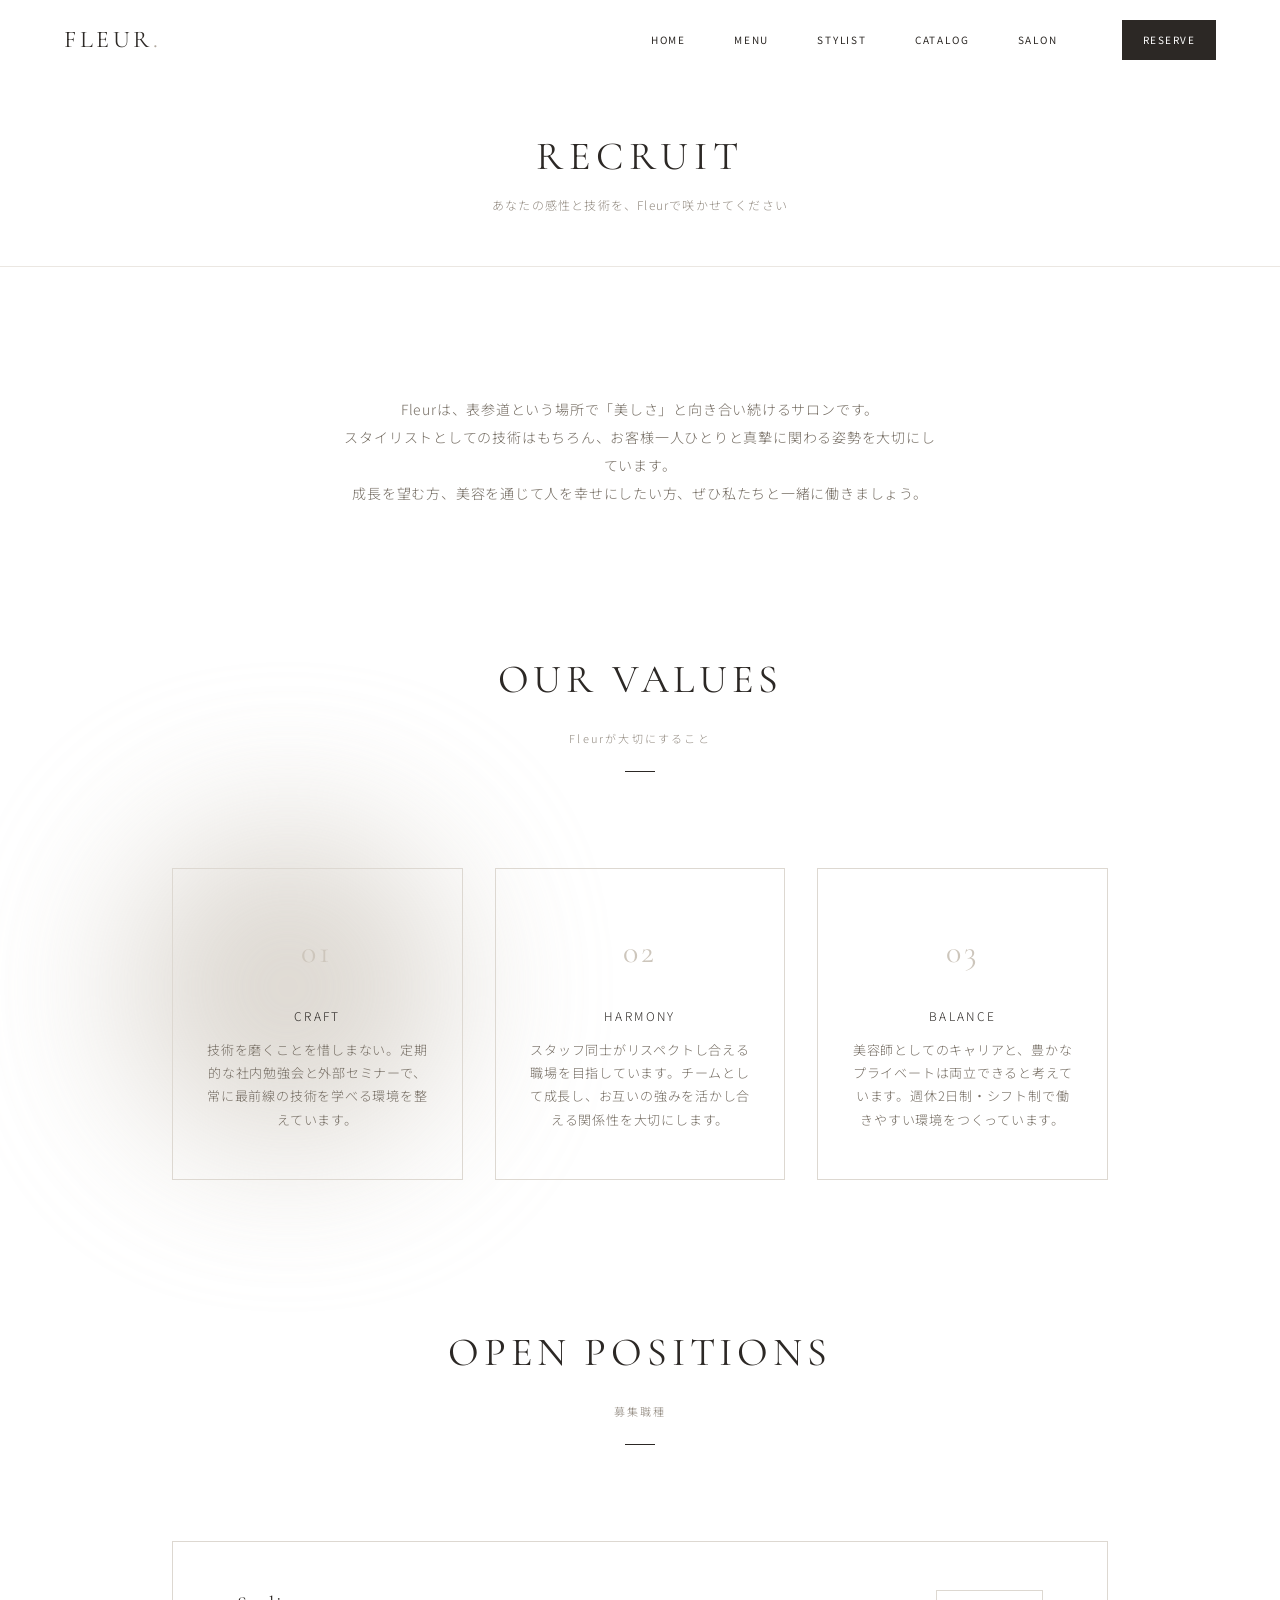
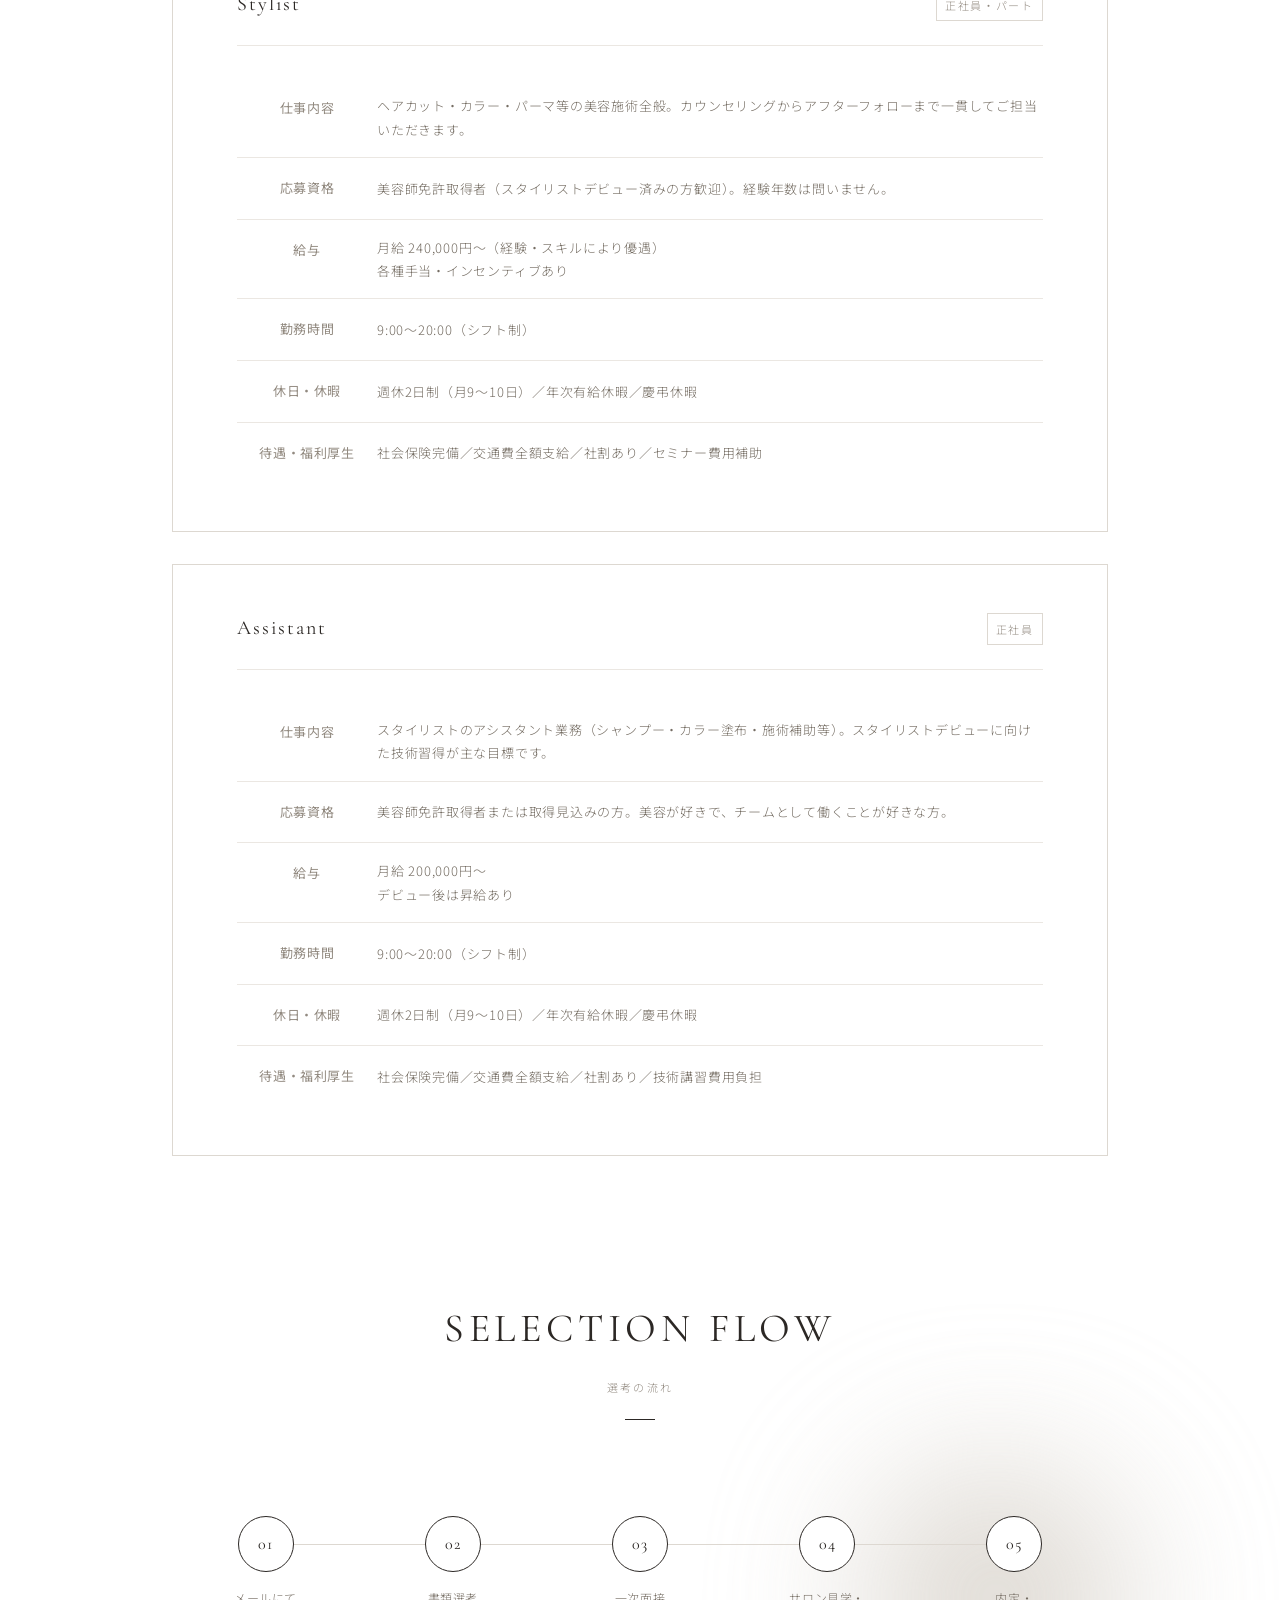
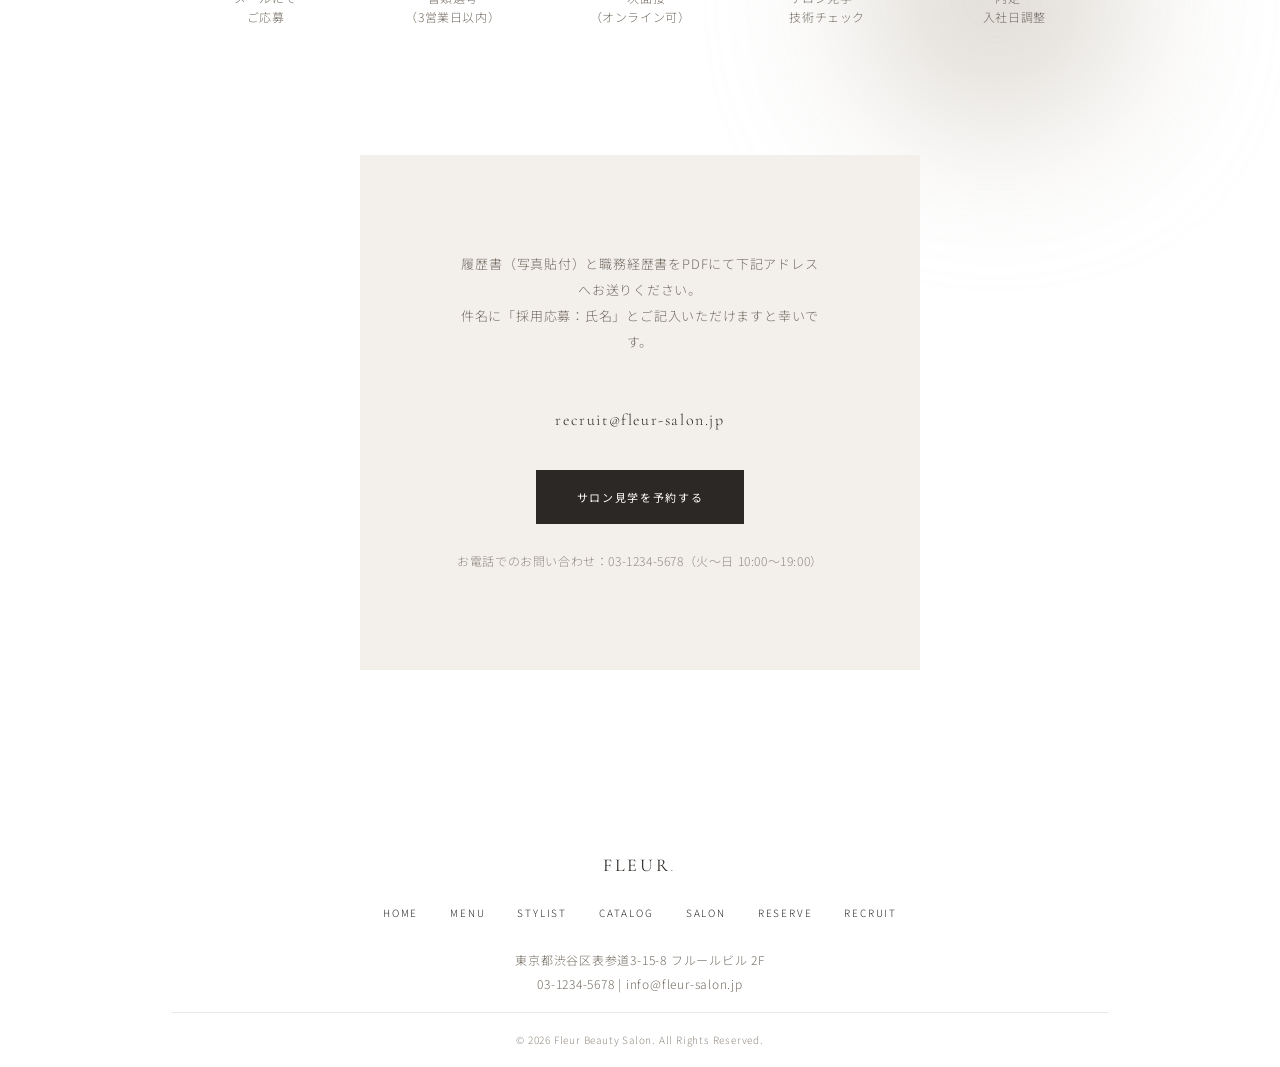
<file: html/recruit.html>
<!DOCTYPE html>
<html lang="ja">
<head>
  <meta charset="UTF-8">
  <meta name="viewport" content="width=device-width, initial-scale=1.0">
  <title>採用・求人情報 | Fleur Beauty Salon 表参道</title>
  <meta name="description" content="Fleur Beauty Salonの採用・求人情報。スタイリスト・アシスタント募集中。表参道のプライベートサロンで一緒に働きませんか。週休2日・社保完備・技術講習費補助あり。">
  <meta name="keywords" content="美容師 求人 表参道,美容室 採用 渋谷,スタイリスト 募集,アシスタント 求人 表参道">
  <link rel="canonical" href="https://fleur-salon.jp/recruit.html">
  <meta property="og:type" content="website">
  <meta property="og:title" content="採用・求人情報 | Fleur Beauty Salon 表参道">
  <meta property="og:description" content="スタイリスト・アシスタント募集中。週休2日・社保完備・技術講習費補助あり。">
  <meta property="og:url" content="https://fleur-salon.jp/recruit.html">
  <meta property="og:image" content="https://fleur-salon.jp/images/fleur-beauty-salon-hero-1.webp">
  <meta property="og:site_name" content="Fleur Beauty Salon">
  <link rel="stylesheet" href="../css/style.css">
  <link rel="stylesheet" href="../css/responsive.css">
  <style>
    /* --- Recruit Page --- */
    .recruit-lead {
      max-width: 600px;
      margin: 0 auto var(--space-5xl);
      text-align: center;
    }
    .recruit-lead__text {
      font-size: 0.875rem;
      line-height: 2;
      color: var(--color-text-light);
    }

    .recruit-values {
      display: grid;
      grid-template-columns: repeat(3, 1fr);
      gap: var(--space-xl);
      margin-bottom: var(--space-5xl);
    }
    .recruit-value {
      text-align: center;
      padding: var(--space-2xl) var(--space-xl);
      border: 1px solid var(--color-border);
    }
    .recruit-value__num {
      font-family: var(--font-display);
      font-size: 2rem;
      font-weight: 400;
      letter-spacing: 0.1em;
      color: var(--gray-300);
      margin-bottom: var(--space-md);
    }
    .recruit-value__title {
      font-size: 0.75rem;
      letter-spacing: 0.2em;
      text-transform: uppercase;
      margin-bottom: var(--space-sm);
    }
    .recruit-value__text {
      font-size: 0.8125rem;
      color: var(--color-text-light);
      line-height: 1.8;
    }

    .recruit-jobs {
      display: flex;
      flex-direction: column;
      gap: var(--space-xl);
      margin-bottom: var(--space-5xl);
    }
    .recruit-job {
      border: 1px solid var(--color-border);
      padding: var(--space-2xl) var(--space-3xl);
    }
    .recruit-job__header {
      display: flex;
      align-items: baseline;
      justify-content: space-between;
      margin-bottom: var(--space-xl);
      padding-bottom: var(--space-lg);
      border-bottom: 1px solid var(--gray-100);
    }
    .recruit-job__title {
      font-family: var(--font-display);
      font-size: 1.25rem;
      font-weight: 400;
      letter-spacing: 0.1em;
    }
    .recruit-job__badge {
      font-size: 0.6875rem;
      letter-spacing: 0.15em;
      text-transform: uppercase;
      color: var(--color-text-muted);
      border: 1px solid var(--color-border);
      padding: 0.25em 0.75em;
    }
    .recruit-job__table {
      width: 100%;
      border-collapse: collapse;
      font-size: 0.8125rem;
    }
    .recruit-job__table tr {
      border-bottom: 1px solid var(--gray-100);
    }
    .recruit-job__table tr:last-child {
      border-bottom: none;
    }
    .recruit-job__table th {
      width: 140px;
      padding: var(--space-md) 0;
      color: var(--color-text-muted);
      font-weight: 400;
      letter-spacing: 0.05em;
      vertical-align: top;
      white-space: nowrap;
    }
    .recruit-job__table td {
      padding: var(--space-md) 0;
      color: var(--color-text-light);
      line-height: 1.8;
    }

    .recruit-flow {
      display: grid;
      grid-template-columns: repeat(5, 1fr);
      gap: 0;
      margin-bottom: var(--space-5xl);
      position: relative;
    }
    .recruit-flow::before {
      content: '';
      position: absolute;
      top: 28px;
      left: 10%;
      right: 10%;
      height: 1px;
      background: var(--color-border);
      z-index: 0;
    }
    .recruit-flow__step {
      text-align: center;
      position: relative;
      z-index: 1;
    }
    .recruit-flow__num {
      width: 56px;
      height: 56px;
      border: 1px solid var(--color-text);
      border-radius: 50%;
      display: flex;
      align-items: center;
      justify-content: center;
      margin: 0 auto var(--space-md);
      font-family: var(--font-display);
      font-size: 1rem;
      font-weight: 400;
      background: var(--color-bg);
    }
    .recruit-flow__label {
      font-size: 0.75rem;
      letter-spacing: 0.05em;
      color: var(--color-text-light);
      line-height: 1.6;
    }

    .recruit-contact {
      max-width: 560px;
      margin: 0 auto;
      text-align: center;
      padding: var(--space-4xl);
      background: var(--color-bg-alt);
    }
    .recruit-contact__text {
      font-size: 0.8125rem;
      color: var(--color-text-light);
      line-height: 2;
      margin-bottom: var(--space-2xl);
    }
    .recruit-contact__email {
      font-family: var(--font-display);
      font-size: 1rem;
      letter-spacing: 0.1em;
      color: var(--color-text);
      display: block;
      margin-bottom: var(--space-xl);
      text-decoration: none;
    }
    .recruit-contact__email:hover {
      color: var(--gray-600);
    }
    .recruit-contact__note {
      font-size: 0.75rem;
      color: var(--color-text-muted);
      letter-spacing: 0.05em;
    }

    @media (max-width: 768px) {
      .recruit-values {
        grid-template-columns: 1fr;
        gap: var(--space-md);
      }
      .recruit-job {
        padding: var(--space-xl) var(--space-lg);
      }
      .recruit-job__header {
        flex-direction: column;
        gap: var(--space-sm);
      }
      .recruit-job__table th {
        width: 100px;
        font-size: 0.75rem;
      }
      .recruit-flow {
        grid-template-columns: 1fr;
        gap: var(--space-lg);
      }
      .recruit-flow::before {
        top: 0;
        bottom: 0;
        left: 27px;
        right: auto;
        width: 1px;
        height: auto;
      }
      .recruit-flow__step {
        display: flex;
        align-items: center;
        gap: var(--space-lg);
        text-align: left;
      }
      .recruit-flow__num {
        flex-shrink: 0;
        margin: 0;
      }
    }
  </style>
</head>
<body>
  <header class="header" id="header">
    <div class="header__inner">
      <a href="../index.html" class="header__logo">Fleur<span>.</span></a>
      <nav class="nav">
        <a href="../index.html" class="nav__link">Home</a>
        <a href="menu.html" class="nav__link">Menu</a>
        <a href="staff.html" class="nav__link">Stylist</a>
        <a href="gallery.html" class="nav__link">Catalog</a>
        <a href="access.html" class="nav__link">Salon</a>
        <a href="reservation.html" class="btn btn--primary btn--sm nav__cta">Reserve</a>
      </nav>
      <button class="hamburger" id="hamburger" aria-label="メニューを開く"><span class="hamburger__bar"></span><span class="hamburger__bar"></span><span class="hamburger__bar"></span></button>
    </div>
  </header>
  <div class="nav-overlay" id="navOverlay"></div>
  <nav class="mobile-nav" id="mobileNav">
    <a href="../index.html" class="mobile-nav__link">Home</a>
    <a href="menu.html" class="mobile-nav__link">Menu</a>
    <a href="staff.html" class="mobile-nav__link">Stylist</a>
    <a href="gallery.html" class="mobile-nav__link">Catalog</a>
    <a href="access.html" class="mobile-nav__link">Salon</a>
    <div class="mobile-nav__cta"><a href="reservation.html" class="btn btn--primary">Reserve</a></div>
  </nav>

  <section class="page-header">
    <div class="container">
      <h1 class="page-header__title">Recruit</h1>
      <p class="page-header__subtitle">あなたの感性と技術を、Fleurで咲かせてください</p>
    </div>
  </section>

  <!-- Lead -->
  <section class="section">
    <div class="container">
      <div class="recruit-lead animate-on-scroll">
        <p class="recruit-lead__text">
          Fleurは、表参道という場所で「美しさ」と向き合い続けるサロンです。<br>
          スタイリストとしての技術はもちろん、お客様一人ひとりと真摯に関わる姿勢を大切にしています。<br>
          成長を望む方、美容を通じて人を幸せにしたい方、ぜひ私たちと一緒に働きましょう。
        </p>
      </div>

      <!-- Values -->
      <div class="section-header animate-on-scroll">
        <p class="section-title-en">Our Values</p>
        <h2 class="section-title-ja">Fleurが大切にすること</h2>
      </div>
      <div class="recruit-values animate-on-scroll">
        <div class="recruit-value">
          <p class="recruit-value__num">01</p>
          <p class="recruit-value__title">Craft</p>
          <p class="recruit-value__text">技術を磨くことを惜しまない。定期的な社内勉強会と外部セミナーで、常に最前線の技術を学べる環境を整えています。</p>
        </div>
        <div class="recruit-value">
          <p class="recruit-value__num">02</p>
          <p class="recruit-value__title">Harmony</p>
          <p class="recruit-value__text">スタッフ同士がリスペクトし合える職場を目指しています。チームとして成長し、お互いの強みを活かし合える関係性を大切にします。</p>
        </div>
        <div class="recruit-value">
          <p class="recruit-value__num">03</p>
          <p class="recruit-value__title">Balance</p>
          <p class="recruit-value__text">美容師としてのキャリアと、豊かなプライベートは両立できると考えています。週休2日制・シフト制で働きやすい環境をつくっています。</p>
        </div>
      </div>

      <!-- Jobs -->
      <div class="section-header animate-on-scroll">
        <p class="section-title-en">Open Positions</p>
        <h2 class="section-title-ja">募集職種</h2>
      </div>
      <div class="recruit-jobs">
        <div class="recruit-job animate-on-scroll">
          <div class="recruit-job__header">
            <h3 class="recruit-job__title">Stylist</h3>
            <span class="recruit-job__badge">正社員・パート</span>
          </div>
          <table class="recruit-job__table">
            <tr>
              <th>仕事内容</th>
              <td>ヘアカット・カラー・パーマ等の美容施術全般。カウンセリングからアフターフォローまで一貫してご担当いただきます。</td>
            </tr>
            <tr>
              <th>応募資格</th>
              <td>美容師免許取得者（スタイリストデビュー済みの方歓迎）。経験年数は問いません。</td>
            </tr>
            <tr>
              <th>給与</th>
              <td>月給 240,000円〜（経験・スキルにより優遇）<br>各種手当・インセンティブあり</td>
            </tr>
            <tr>
              <th>勤務時間</th>
              <td>9:00〜20:00（シフト制）</td>
            </tr>
            <tr>
              <th>休日・休暇</th>
              <td>週休2日制（月9〜10日）／年次有給休暇／慶弔休暇</td>
            </tr>
            <tr>
              <th>待遇・福利厚生</th>
              <td>社会保険完備／交通費全額支給／社割あり／セミナー費用補助</td>
            </tr>
          </table>
        </div>

        <div class="recruit-job animate-on-scroll">
          <div class="recruit-job__header">
            <h3 class="recruit-job__title">Assistant</h3>
            <span class="recruit-job__badge">正社員</span>
          </div>
          <table class="recruit-job__table">
            <tr>
              <th>仕事内容</th>
              <td>スタイリストのアシスタント業務（シャンプー・カラー塗布・施術補助等）。スタイリストデビューに向けた技術習得が主な目標です。</td>
            </tr>
            <tr>
              <th>応募資格</th>
              <td>美容師免許取得者または取得見込みの方。美容が好きで、チームとして働くことが好きな方。</td>
            </tr>
            <tr>
              <th>給与</th>
              <td>月給 200,000円〜<br>デビュー後は昇給あり</td>
            </tr>
            <tr>
              <th>勤務時間</th>
              <td>9:00〜20:00（シフト制）</td>
            </tr>
            <tr>
              <th>休日・休暇</th>
              <td>週休2日制（月9〜10日）／年次有給休暇／慶弔休暇</td>
            </tr>
            <tr>
              <th>待遇・福利厚生</th>
              <td>社会保険完備／交通費全額支給／社割あり／技術講習費用負担</td>
            </tr>
          </table>
        </div>
      </div>

      <!-- Flow -->
      <div class="section-header animate-on-scroll">
        <p class="section-title-en">Selection Flow</p>
        <h2 class="section-title-ja">選考の流れ</h2>
      </div>
      <div class="recruit-flow animate-on-scroll">
        <div class="recruit-flow__step">
          <div class="recruit-flow__num">01</div>
          <p class="recruit-flow__label">メールにて<br>ご応募</p>
        </div>
        <div class="recruit-flow__step">
          <div class="recruit-flow__num">02</div>
          <p class="recruit-flow__label">書類選考<br>（3営業日以内）</p>
        </div>
        <div class="recruit-flow__step">
          <div class="recruit-flow__num">03</div>
          <p class="recruit-flow__label">一次面接<br>（オンライン可）</p>
        </div>
        <div class="recruit-flow__step">
          <div class="recruit-flow__num">04</div>
          <p class="recruit-flow__label">サロン見学・<br>技術チェック</p>
        </div>
        <div class="recruit-flow__step">
          <div class="recruit-flow__num">05</div>
          <p class="recruit-flow__label">内定・<br>入社日調整</p>
        </div>
      </div>

      <!-- Contact -->
      <div class="recruit-contact animate-on-scroll">
        <p class="recruit-contact__text">
          履歴書（写真貼付）と職務経歴書をPDFにて下記アドレスへお送りください。<br>
          件名に「採用応募：氏名」とご記入いただけますと幸いです。
        </p>
        <a href="mailto:recruit@fleur-salon.jp" class="recruit-contact__email">recruit@fleur-salon.jp</a>
        <a href="reservation.html" class="btn btn--primary">サロン見学を予約する</a>
        <p class="recruit-contact__note" style="margin-top: var(--space-lg);">お電話でのお問い合わせ：03-1234-5678（火〜日 10:00〜19:00）</p>
      </div>
    </div>
  </section>

  <footer class="footer">
    <div class="container">
      <p class="footer__brand">Fleur<span>.</span></p>
      <div class="footer__nav-row">
        <a href="../index.html" class="footer__nav-link">Home</a>
        <a href="menu.html" class="footer__nav-link">Menu</a>
        <a href="staff.html" class="footer__nav-link">Stylist</a>
        <a href="gallery.html" class="footer__nav-link">Catalog</a>
        <a href="access.html" class="footer__nav-link">Salon</a>
        <a href="reservation.html" class="footer__nav-link">Reserve</a>
        <a href="recruit.html" class="footer__nav-link">Recruit</a>
      </div>
      <div class="footer__info">
        <p>東京都渋谷区表参道3-15-8 フルールビル 2F</p>
        <p>03-1234-5678 | info@fleur-salon.jp</p>
      </div>
      <div class="footer__bottom">
        <p>&copy; 2026 Fleur Beauty Salon. All Rights Reserved.</p>
      </div>
    </div>
  </footer>
  <script src="../js/main.js"></script>
</body>
</html>
</file>
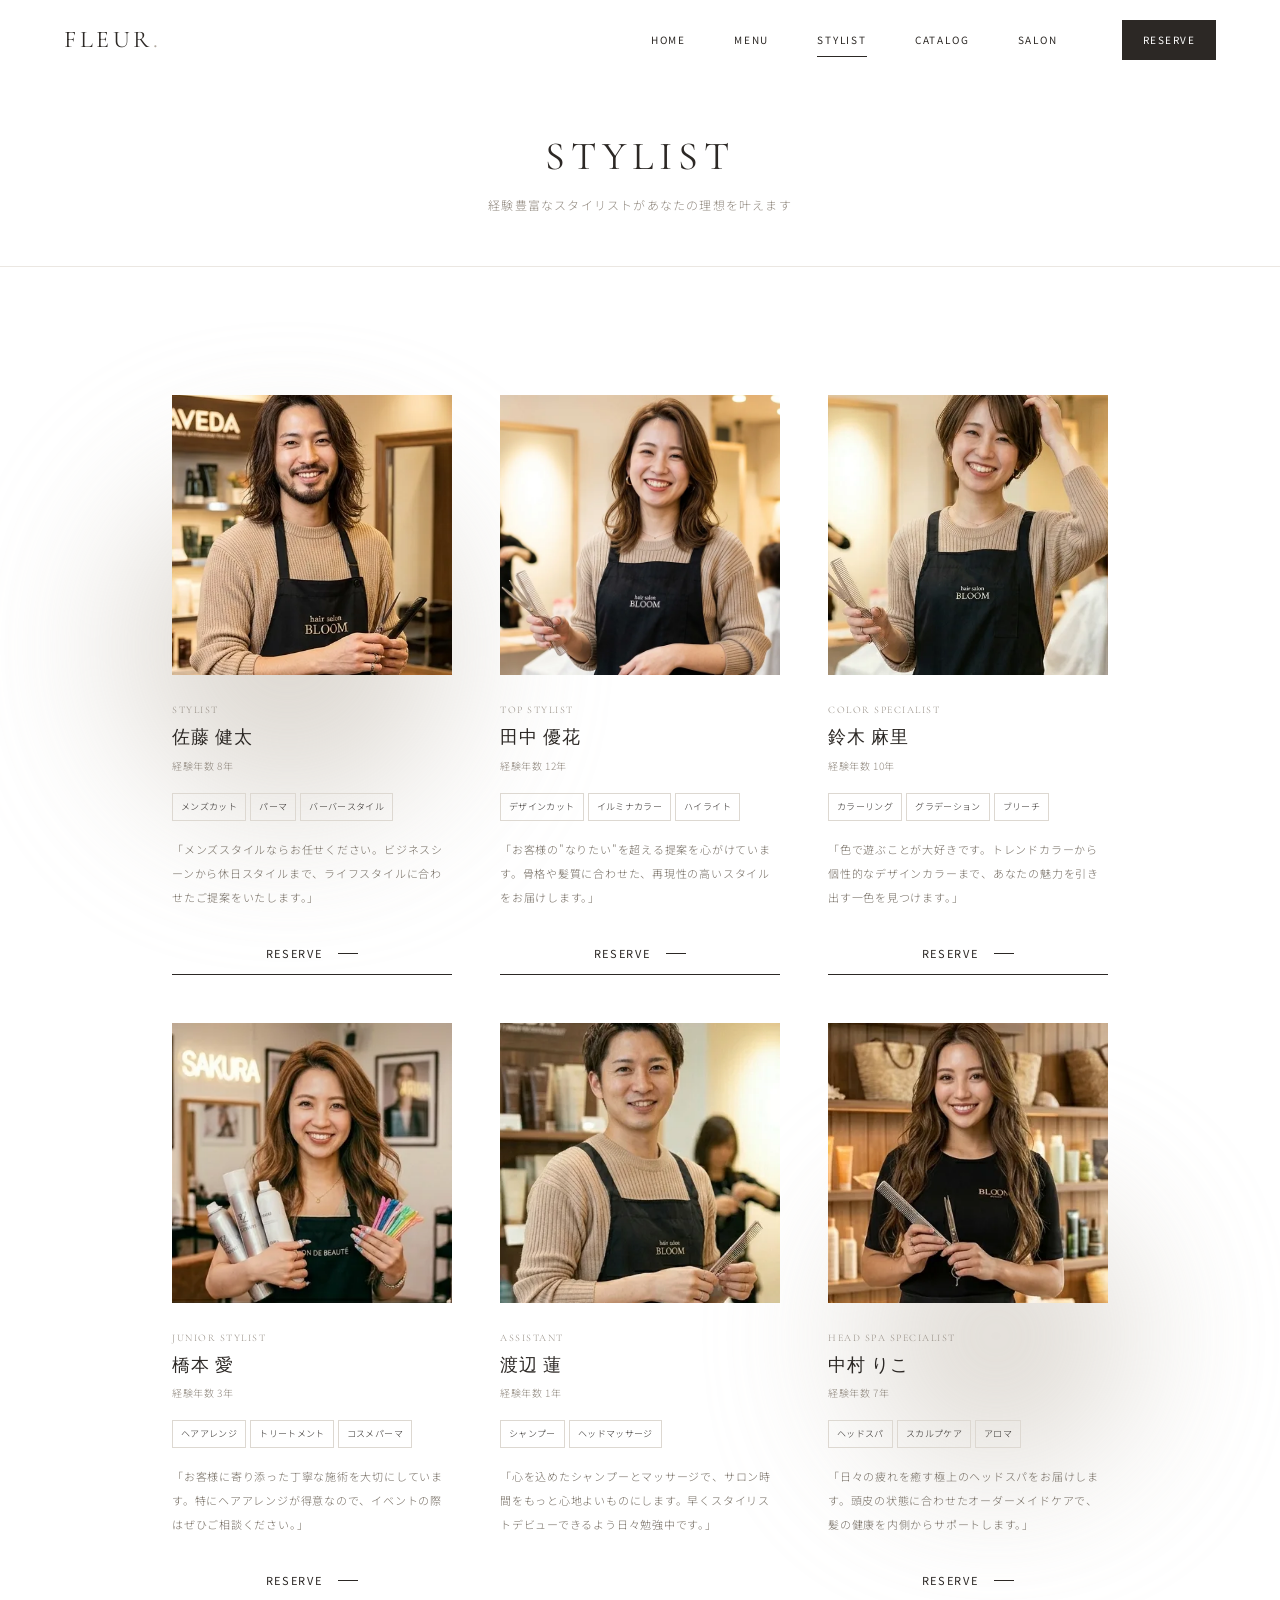
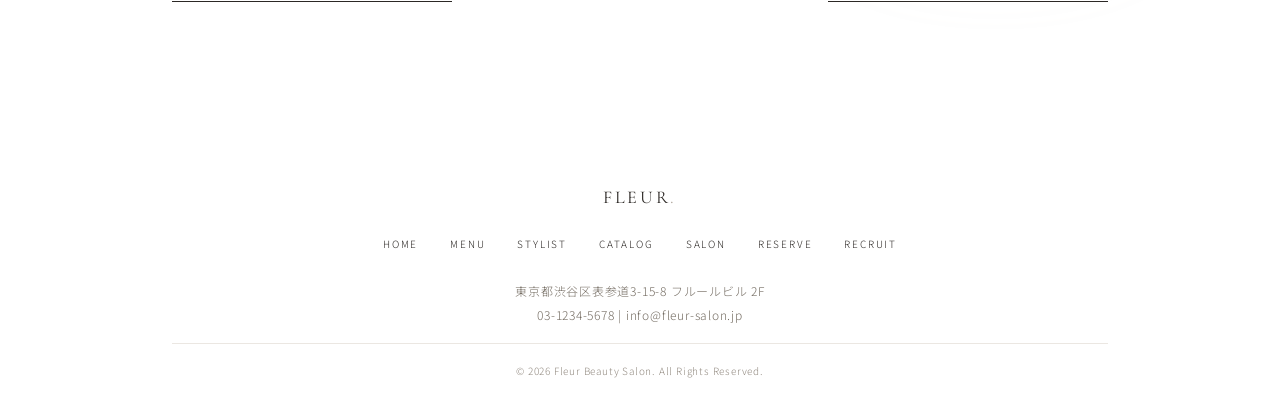
<file: html/staff.html>
<!DOCTYPE html>
<html lang="ja">
<head>
  <meta charset="UTF-8">
  <meta name="viewport" content="width=device-width, initial-scale=1.0">
  <title>スタイリスト紹介 | Fleur Beauty Salon 表参道</title>
  <meta name="description" content="Fleur Beauty Salonのスタイリスト紹介。経験豊富なTop Stylist・カラースペシャリスト・ヘッドスパ専門スタッフが在籍。あなたの理想のスタイルを実現します。">
  <meta name="keywords" content="表参道 美容師,表参道 スタイリスト,Fleur スタッフ,カラースペシャリスト">
  <link rel="canonical" href="https://fleur-salon.jp/staff.html">
  <meta property="og:type" content="website">
  <meta property="og:title" content="スタイリスト紹介 | Fleur Beauty Salon 表参道">
  <meta property="og:description" content="経験豊富なTop Stylist・カラースペシャリスト・ヘッドスパ専門スタッフが在籍。あなたの理想のスタイルを実現します。">
  <meta property="og:url" content="https://fleur-salon.jp/staff.html">
  <meta property="og:image" content="https://fleur-salon.jp/images/fleur-beauty-salon-hero-1.webp">
  <meta property="og:site_name" content="Fleur Beauty Salon">
  <link rel="stylesheet" href="../css/style.css">
  <link rel="stylesheet" href="../css/responsive.css">
</head>
<body>
  <header class="header" id="header">
    <div class="header__inner">
      <a href="../index.html" class="header__logo">Fleur<span>.</span></a>
      <nav class="nav">
        <a href="../index.html" class="nav__link">Home</a>
        <a href="menu.html" class="nav__link">Menu</a>
        <a href="staff.html" class="nav__link nav__link--active">Stylist</a>
        <a href="gallery.html" class="nav__link">Catalog</a>
        <a href="access.html" class="nav__link">Salon</a>
        <a href="reservation.html" class="btn btn--primary btn--sm nav__cta">Reserve</a>
      </nav>
      <button class="hamburger" id="hamburger" aria-label="メニューを開く"><span class="hamburger__bar"></span><span class="hamburger__bar"></span><span class="hamburger__bar"></span></button>
    </div>
  </header>
  <div class="nav-overlay" id="navOverlay"></div>
  <nav class="mobile-nav" id="mobileNav">
    <a href="../index.html" class="mobile-nav__link">Home</a><a href="menu.html" class="mobile-nav__link">Menu</a><a href="staff.html" class="mobile-nav__link">Stylist</a><a href="gallery.html" class="mobile-nav__link">Catalog</a><a href="access.html" class="mobile-nav__link">Salon</a>
    <div class="mobile-nav__cta"><a href="reservation.html" class="btn btn--primary">Reserve</a></div>
  </nav>

  <section class="page-header">
    <div class="container">
      <h1 class="page-header__title">Stylist</h1>
      <p class="page-header__subtitle">経験豊富なスタイリストがあなたの理想を叶えます</p>
    </div>
  </section>

  <section class="section">
    <div class="container">
      <div class="staff-list">
        <div class="staff-card animate-on-scroll">
          <div class="staff-card__image"><img src="../images/stylist-sato-kenta.webp" alt="佐藤 健太" loading="lazy"></div>
          <p class="staff-card__role">Stylist</p>
          <h3 class="staff-card__name">佐藤 健太</h3>
          <p class="staff-card__experience">経験年数 8年</p>
          <div class="staff-card__tags"><span class="staff-card__tag">メンズカット</span><span class="staff-card__tag">パーマ</span><span class="staff-card__tag">バーバースタイル</span></div>
          <p class="staff-card__message">「メンズスタイルならお任せください。ビジネスシーンから休日スタイルまで、ライフスタイルに合わせたご提案をいたします。」</p>
          <a href="reservation.html?staff=sato" class="btn btn--more staff-card__cta">Reserve</a>
        </div>
        <div class="staff-card animate-on-scroll">
          <div class="staff-card__image"><img src="../images/stylist-tanaka-yuka.webp" alt="田中 優花" loading="lazy"></div>
          <p class="staff-card__role">Top Stylist</p>
          <h3 class="staff-card__name">田中 優花</h3>
          <p class="staff-card__experience">経験年数 12年</p>
          <div class="staff-card__tags"><span class="staff-card__tag">デザインカット</span><span class="staff-card__tag">イルミナカラー</span><span class="staff-card__tag">ハイライト</span></div>
          <p class="staff-card__message">「お客様の"なりたい"を超える提案を心がけています。骨格や髪質に合わせた、再現性の高いスタイルをお届けします。」</p>
          <a href="reservation.html?staff=tanaka" class="btn btn--more staff-card__cta">Reserve</a>
        </div>
        <div class="staff-card animate-on-scroll">
          <div class="staff-card__image"><img src="../images/stylist-suzuki-mari.webp" alt="鈴木 麻里" loading="lazy"></div>
          <p class="staff-card__role">Color Specialist</p>
          <h3 class="staff-card__name">鈴木 麻里</h3>
          <p class="staff-card__experience">経験年数 10年</p>
          <div class="staff-card__tags"><span class="staff-card__tag">カラーリング</span><span class="staff-card__tag">グラデーション</span><span class="staff-card__tag">ブリーチ</span></div>
          <p class="staff-card__message">「色で遊ぶことが大好きです。トレンドカラーから個性的なデザインカラーまで、あなたの魅力を引き出す一色を見つけます。」</p>
          <a href="reservation.html?staff=suzuki" class="btn btn--more staff-card__cta">Reserve</a>
        </div>
        <div class="staff-card animate-on-scroll">
          <div class="staff-card__image"><img src="../images/stylist-hashimoto-ai.webp" alt="橋本 愛" loading="lazy"></div>
          <p class="staff-card__role">Junior Stylist</p>
          <h3 class="staff-card__name">橋本 愛</h3>
          <p class="staff-card__experience">経験年数 3年</p>
          <div class="staff-card__tags"><span class="staff-card__tag">ヘアアレンジ</span><span class="staff-card__tag">トリートメント</span><span class="staff-card__tag">コスメパーマ</span></div>
          <p class="staff-card__message">「お客様に寄り添った丁寧な施術を大切にしています。特にヘアアレンジが得意なので、イベントの際はぜひご相談ください。」</p>
          <a href="reservation.html?staff=hashimoto" class="btn btn--more staff-card__cta">Reserve</a>
        </div>
        <div class="staff-card animate-on-scroll">
          <div class="staff-card__image"><img src="../images/stylist-watanabe-ren.webp" alt="渡辺 蓮" loading="lazy"></div>
          <p class="staff-card__role">Assistant</p>
          <h3 class="staff-card__name">渡辺 蓮</h3>
          <p class="staff-card__experience">経験年数 1年</p>
          <div class="staff-card__tags"><span class="staff-card__tag">シャンプー</span><span class="staff-card__tag">ヘッドマッサージ</span></div>
          <p class="staff-card__message">「心を込めたシャンプーとマッサージで、サロン時間をもっと心地よいものにします。早くスタイリストデビューできるよう日々勉強中です。」</p>
        </div>
        <div class="staff-card animate-on-scroll">
          <div class="staff-card__image"><img src="../images/stylist-nakamura-riko.webp" alt="中村 りこ" loading="lazy"></div>
          <p class="staff-card__role">Head Spa Specialist</p>
          <h3 class="staff-card__name">中村 りこ</h3>
          <p class="staff-card__experience">経験年数 7年</p>
          <div class="staff-card__tags"><span class="staff-card__tag">ヘッドスパ</span><span class="staff-card__tag">スカルプケア</span><span class="staff-card__tag">アロマ</span></div>
          <p class="staff-card__message">「日々の疲れを癒す極上のヘッドスパをお届けします。頭皮の状態に合わせたオーダーメイドケアで、髪の健康を内側からサポートします。」</p>
          <a href="reservation.html?staff=nakamura" class="btn btn--more staff-card__cta">Reserve</a>
        </div>
      </div>
    </div>
  </section>

  <footer class="footer">
    <div class="container">
      <p class="footer__brand">Fleur<span>.</span></p>
      <div class="footer__nav-row">
        <a href="../index.html" class="footer__nav-link">Home</a>
        <a href="menu.html" class="footer__nav-link">Menu</a>
        <a href="staff.html" class="footer__nav-link">Stylist</a>
        <a href="gallery.html" class="footer__nav-link">Catalog</a>
        <a href="access.html" class="footer__nav-link">Salon</a>
        <a href="reservation.html" class="footer__nav-link">Reserve</a>
        <a href="recruit.html" class="footer__nav-link">Recruit</a>
      </div>
      <div class="footer__info">
        <p>東京都渋谷区表参道3-15-8 フルールビル 2F</p>
        <p>03-1234-5678 | info@fleur-salon.jp</p>
      </div>
      <div class="footer__bottom">
        <p>&copy; 2026 Fleur Beauty Salon. All Rights Reserved.</p>
      </div>
    </div>
  </footer>
  <script src="../js/main.js"></script>
</body>
</html>
</file>
<file: css/style.css>
/* ============================================
   Fleur Beauty Salon — Main Stylesheet
   Design: la-melu.com inspired — Pure Minimalism
   Typography: Cormorant Garamond + Noto Sans JP
   ============================================ */

@import url('https://fonts.googleapis.com/css2?family=Cormorant+Garamond:ital,wght@0,300;0,400;0,500;0,600;1,400&family=Noto+Sans+JP:wght@200;300;400;500&display=swap');

:root {
  /* Colors — Greige */
  --black: #2c2825;
  --gray-900: #3d3832;
  --gray-800: #4e4840;
  --gray-700: #5f5850;
  --gray-600: #756d63;
  --gray-500: #928a80;
  --gray-400: #b0a89e;
  --gray-300: #cdc6bc;
  --gray-200: #ddd8d1;
  --gray-100: #ebe7e2;
  --gray-50: #f3f0ec;
  --white: #ffffff;

  --color-text: var(--black);
  --color-text-light: var(--gray-600);
  --color-text-muted: var(--gray-500);
  --color-bg: var(--white);
  --color-bg-alt: var(--gray-50);
  --color-border: var(--gray-200);
  --color-success: #4a7c59;
  --color-error: #c44;

  /* Typography */
  --font-display: 'Cormorant Garamond', 'Georgia', serif;
  --font-body: 'Noto Sans JP', -apple-system, BlinkMacSystemFont, sans-serif;

  /* Spacing */
  --space-xs: 0.25rem;
  --space-sm: 0.5rem;
  --space-md: 1rem;
  --space-lg: 1.5rem;
  --space-xl: 2rem;
  --space-2xl: 3rem;
  --space-3xl: 4rem;
  --space-4xl: 6rem;
  --space-5xl: 8rem;
  --space-6xl: 10rem;
  --space-7xl: 12rem;

  /* Shadows */
  --shadow-sm: 0 1px 3px rgba(0,0,0,0.04);
  --shadow-md: 0 4px 16px rgba(0,0,0,0.06);

  /* Transitions */
  --transition-fast: 200ms ease;
  --transition-base: 400ms ease;
  --transition-slow: 600ms ease;

  /* Layout */
  --container-max: 1000px;
  --container-narrow: 700px;
  --container-wide: 1200px;
  --header-height: 80px;

  /* Z-index */
  --z-base: 1;
  --z-sticky: 20;
  --z-overlay: 30;
  --z-modal: 40;
}

/* --- Reset --- */
*, *::before, *::after {
  margin: 0; padding: 0;
  box-sizing: border-box;
}

html {
  scroll-behavior: smooth;
  -webkit-text-size-adjust: 100%;
}

body {
  font-family: var(--font-body);
  font-size: 13px;
  font-weight: 300;
  line-height: 2.2;
  color: var(--color-text);
  background-color: var(--color-bg);
  -webkit-font-smoothing: antialiased;
  -moz-osx-font-smoothing: grayscale;
  overflow-x: hidden;
  letter-spacing: 0.06em;
}

body.nav-open { overflow: hidden; }

img { max-width: 100%; height: auto; display: block; }

a {
  color: inherit;
  text-decoration: none;
  transition: opacity var(--transition-fast);
}
a:hover { opacity: 0.6; }

button {
  font-family: inherit;
  cursor: pointer;
  border: none;
  background: none;
}

ul, ol { list-style: none; }
input, select, textarea { font-family: inherit; font-size: inherit; }

/* --- Utility --- */
.container {
  max-width: var(--container-max);
  margin: 0 auto;
  padding: 0 var(--space-xl);
}

.container--narrow { max-width: var(--container-narrow); }
.container--wide { max-width: var(--container-wide); }

.sr-only {
  position: absolute; width: 1px; height: 1px; padding: 0; margin: -1px;
  overflow: hidden; clip: rect(0,0,0,0); white-space: nowrap; border: 0;
}

/* --- Typography --- */
h1, h2, h3, h4, h5 {
  font-family: var(--font-display);
  font-weight: 400;
  line-height: 1.4;
  letter-spacing: 0.04em;
}

/* Section title — English large + Japanese small */
.section-title-en {
  font-family: var(--font-display);
  font-size: clamp(1.75rem, 4vw, 2.5rem);
  font-weight: 400;
  letter-spacing: 0.12em;
  text-transform: uppercase;
  color: var(--color-text);
  margin-bottom: var(--space-sm);
}

.section-title-ja {
  font-family: var(--font-body);
  font-size: 0.6875rem;
  font-weight: 300;
  letter-spacing: 0.2em;
  color: var(--color-text-muted);
}

.section-header {
  text-align: center;
  margin-bottom: var(--space-4xl);
}

.section-header::after {
  content: '';
  display: block;
  width: 30px;
  height: 1px;
  background: var(--color-text);
  margin: var(--space-lg) auto 0;
}

/* --- Sections --- */
.section {
  padding: var(--space-4xl) 0;
  position: relative;
  overflow: hidden;
}

/* Subtle decorative background — only for plain white sections */
.section:not(.section--alt):not(.section--dark)::before,
.section:not(.section--alt):not(.section--dark)::after {
  content: '';
  position: absolute;
  border-radius: 50%;
  pointer-events: none;
  z-index: 0;
  background: var(--gray-300);
  filter: blur(80px);
  opacity: 0.7;
}
.section:not(.section--alt):not(.section--dark)::before {
  width: 320px;
  height: 320px;
  top: 15%;
  left: 10%;
}
.section:not(.section--alt):not(.section--dark)::after {
  width: 260px;
  height: 260px;
  bottom: 18%;
  right: 12%;
}
.section > * {
  position: relative;
  z-index: 1;
}

.section--alt {
  background-color: var(--color-bg-alt);
}

.section--dark {
  background-color: var(--gray-100);
  color: var(--color-text);
}

.section--dark .section-title-en { color: var(--color-text); }
.section--dark .section-title-ja { color: var(--gray-600); }
.section--dark .section-header::after { background: var(--color-text); }

/* --- Buttons --- */
.btn {
  display: inline-flex;
  align-items: center;
  justify-content: center;
  gap: var(--space-sm);
  font-family: var(--font-body);
  font-size: 0.6875rem;
  font-weight: 400;
  letter-spacing: 0.15em;
  transition: all var(--transition-base);
  cursor: pointer;
  text-transform: uppercase;
}

.btn:focus-visible {
  outline: 1px solid var(--color-text);
  outline-offset: 4px;
}

/* Text link button with line */
.btn--more {
  color: var(--color-text);
  padding: var(--space-sm) 0;
  border-bottom: 1px solid var(--color-text);
}
.btn--more:hover {
  opacity: 1;
  color: var(--gray-500);
  border-color: var(--gray-500);
}

.btn--more::after {
  content: '';
  display: inline-block;
  width: 20px;
  height: 1px;
  background: currentColor;
  margin-left: var(--space-sm);
  transition: width var(--transition-fast);
}
.btn--more:hover::after { width: 32px; }

/* Solid button */
.btn--primary {
  padding: 0.875rem 2.5rem;
  background: var(--color-text);
  color: var(--white);
  letter-spacing: 0.15em;
  border: 1px solid var(--color-text);
}
.btn--primary:hover {
  opacity: 1;
  background: transparent;
  color: var(--color-text);
}

/* Outline button */
.btn--outline {
  padding: 0.875rem 2.5rem;
  background: transparent;
  color: var(--color-text);
  border: 1px solid var(--color-text);
  letter-spacing: 0.15em;
}
.btn--outline:hover {
  opacity: 1;
  background: var(--color-text);
  color: var(--white);
}

/* White outline (on dark bg) */
.btn--white {
  padding: 0.875rem 2.5rem;
  background: transparent;
  color: var(--color-text);
  border: 1px solid var(--color-text);
  letter-spacing: 0.15em;
}
.btn--white:hover {
  opacity: 1;
  background: var(--color-text);
  color: var(--white);
}

.btn--sm { padding: 0.5rem 1.25rem; font-size: 0.625rem; }
.btn--lg { padding: 1rem 3rem; font-size: 0.75rem; }

/* --- Header --- */
.header {
  position: fixed;
  top: 0; left: 0; right: 0;
  height: var(--header-height);
  z-index: 50;
  transition: all var(--transition-base);
  background: rgba(255,255,255,0.97);
  backdrop-filter: blur(6px);
  -webkit-backdrop-filter: blur(6px);
  opacity: 0;
  animation: fadeUp 0.8s ease 2.8s forwards;
}

.header--scrolled {
  box-shadow: 0 1px 0 rgba(0,0,0,0.05);
}

.header__inner {
  display: flex;
  align-items: center;
  justify-content: space-between;
  height: 100%;
  max-width: 100%;
  margin: 0 auto;
  padding: 0 var(--space-3xl);
}

.header__logo {
  font-family: var(--font-display);
  font-size: 1.5rem;
  font-weight: 400;
  letter-spacing: 0.15em;
  text-transform: uppercase;
  color: var(--color-text);
}
.header__logo span { color: var(--gray-400); }

/* Desktop Nav */
.nav {
  display: flex;
  align-items: center;
  gap: var(--space-2xl);
}

.nav__link {
  font-size: 0.625rem;
  font-weight: 400;
  letter-spacing: 0.18em;
  text-transform: uppercase;
  color: var(--color-text);
  position: relative;
  padding: var(--space-xs) 0;
}
.nav__link:hover { opacity: 0.5; }

.nav__link--active::after {
  content: '';
  position: absolute;
  bottom: -2px;
  left: 0; right: 0;
  height: 1px;
  background: var(--color-text);
}

.nav__cta {
  margin-left: var(--space-md);
}

/* Hamburger */
.hamburger {
  display: none;
  flex-direction: column;
  justify-content: center;
  gap: 6px;
  width: 44px; height: 44px;
  padding: 10px;
  cursor: pointer;
  z-index: 50;
  position: relative;
}

.hamburger__bar {
  width: 24px; height: 1px;
  background: var(--color-text);
  transition: all var(--transition-base);
  transform-origin: center;
}

.hamburger.active .hamburger__bar:nth-child(1) {
  transform: rotate(45deg) translate(5px, 5px);
}
.hamburger.active .hamburger__bar:nth-child(2) { opacity: 0; }
.hamburger.active .hamburger__bar:nth-child(3) {
  transform: rotate(-45deg) translate(5px, -5px);
}

/* Mobile Nav */
.nav-overlay {
  position: fixed; inset: 0;
  background: rgba(0,0,0,0.15);
  z-index: var(--z-overlay);
  opacity: 0; visibility: hidden;
  transition: all var(--transition-base);
}
.nav-overlay.active { opacity: 1; visibility: visible; }

.mobile-nav {
  position: fixed;
  top: 0; right: 0;
  width: min(340px, 85vw);
  height: 100vh;
  background: var(--white);
  z-index: var(--z-modal);
  padding: calc(var(--header-height) + var(--space-3xl)) var(--space-2xl) var(--space-2xl);
  transform: translateX(100%);
  transition: transform var(--transition-slow);
  overflow-y: auto;
}
.mobile-nav.active { transform: translateX(0); }

.mobile-nav__link {
  display: block;
  padding: var(--space-md) 0;
  font-size: 0.6875rem;
  font-weight: 400;
  letter-spacing: 0.18em;
  text-transform: uppercase;
  color: var(--color-text);
  border-bottom: 1px solid var(--gray-100);
}
.mobile-nav__link:hover { opacity: 0.5; }

.mobile-nav__cta { margin-top: var(--space-2xl); }
.mobile-nav__cta .btn { width: 100%; }

/* --- Hero (la-melu style: centered text, scroll indicator) --- */
.hero {
  position: relative;
  height: 100vh;
  min-height: 600px;
  display: flex;
  padding-top: var(--header-height);
}

.hero__left {
  flex: 0 0 33%;
  position: relative;
  overflow: hidden;
}

.hero__right {
  flex: 0 0 67%;
  position: relative;
}

.hero__slider {
  position: relative;
  width: 100%;
  height: 100%;
  border-radius: 20px 0 0 20px;
  overflow: hidden;
}

.hero__slide {
  position: absolute;
  inset: 0;
  width: 100%;
  height: 100%;
  object-fit: cover;
  opacity: 0;
  transition: opacity 0.8s ease;
}
.hero__slide--active {
  opacity: 1;
}

.hero__title-ja {
  font-family: var(--font-body);
  writing-mode: vertical-rl;
  font-size: clamp(1.75rem, 3.5vw, 2.5rem);
  font-weight: 500;
  letter-spacing: 0.3em;
  line-height: 2;
  color: var(--color-text);
  position: absolute;
  top: 40%;
  left: 50%;
  transform: translate(-50%, -50%);
  opacity: 0;
  animation: fadeUp 1.2s ease 3.2s forwards;
}

.hero__title-en {
  font-family: var(--font-display);
  writing-mode: vertical-rl;
  font-size: 0.6875rem;
  font-weight: 400;
  letter-spacing: 0.04em;
  line-height: 2.2;
  color: var(--gray-400);
  position: absolute;
  bottom: var(--space-5xl);
  left: var(--space-4xl);
  opacity: 0;
  transform: translateY(20px);
  animation: fadeUp 1.2s ease 3.8s forwards;
}

.hero__scroll {
  position: absolute;
  bottom: var(--space-2xl);
  right: var(--space-xl);
  display: flex;
  flex-direction: column;
  align-items: center;
  gap: var(--space-sm);
  color: var(--black);
  font-size: 0.6875rem;
  letter-spacing: 0.3em;
  text-transform: uppercase;
  writing-mode: vertical-rl;
  animation: scrollBounce 2.5s ease infinite;
}

.hero__scroll-line {
  width: 2px; height: 48px;
  background: linear-gradient(to bottom, var(--black), transparent);
}

@keyframes fadeUp {
  to { opacity: 1; transform: translateY(0); }
}

/* --- Opening Animation --- */
.opening {
  position: fixed;
  inset: 0;
  z-index: 9999;
  display: flex;
  align-items: center;
  justify-content: center;
  pointer-events: none;
}

.opening__logo {
  position: absolute;
  z-index: 10001;
  display: flex;
  flex-direction: column;
  align-items: center;
  gap: 6px;
  opacity: 0;
  animation: openingLogoIn 0.8s ease 0.3s forwards, openingLogoOut 0.6s ease 1.6s forwards;
}

.opening__icon {
  width: 44px;
  height: 18px;
  color: #b8a898;
  margin-bottom: 10px;
}

.opening__name {
  font-family: var(--font-display);
  font-size: 2.5rem;
  font-weight: 400;
  letter-spacing: 0.15em;
  text-transform: uppercase;
  color: var(--color-text);
  margin: 0;
}

.opening__dot { color: #c4b5a5; }

.opening__divider {
  display: block;
  height: 1px;
  background: #d4c9be;
  width: 0;
  animation: openingDividerExpand 0.5s cubic-bezier(0.4, 0, 0.2, 1) 0.85s forwards;
}

.opening__tagline {
  font-family: var(--font-display);
  font-size: 0.575rem;
  font-style: italic;
  font-weight: 400;
  letter-spacing: 0.35em;
  color: #b8a898;
  text-transform: lowercase;
  opacity: 0;
  animation: openingTaglineIn 0.6s ease 1.0s forwards;
}

.opening__top,
.opening__bottom {
  position: absolute;
  left: 0;
  right: 0;
  height: 50%;
  background: #f5f0eb;
  z-index: 10000;
}
.opening__top {
  top: 0;
  transform-origin: top;
  animation: curtainUp 0.8s cubic-bezier(0.65, 0, 0.35, 1) 2.2s forwards;
}
.opening__bottom {
  bottom: 0;
  transform-origin: bottom;
  animation: curtainDown 0.8s cubic-bezier(0.65, 0, 0.35, 1) 2.2s forwards;
}

.opening.done {
  display: none;
}

@keyframes openingLogoIn {
  from { opacity: 0; transform: translateY(16px); }
  to { opacity: 1; transform: translateY(0); }
}
@keyframes openingLogoOut {
  from { opacity: 1; }
  to { opacity: 0; }
}
@keyframes curtainUp {
  to { transform: translateY(-100%); }
}
@keyframes curtainDown {
  to { transform: translateY(100%); }
}
@keyframes openingDividerExpand {
  from { width: 0; }
  to { width: 56px; }
}
@keyframes openingTaglineIn {
  from { opacity: 0; letter-spacing: 0.55em; }
  to { opacity: 1; letter-spacing: 0.35em; }
}
@keyframes scrollBounce {
  0%, 100% { transform: translateY(0); }
  50% { transform: translateY(6px); }
}

/* --- Concept (spinhairworks style) --- */
.concept {
  position: relative;
  max-width: 1100px;
  margin: 0 auto;
  padding: 0 var(--space-xl);
}

.concept__row {
  display: flex;
  align-items: stretch;
  gap: var(--space-4xl);
}

/* Main image — left, fixed width */
.concept__image-main {
  flex: 0 0 48%;
  min-height: 480px;
}
.concept__image-main img {
  width: 100%;
  height: 100%;
  object-fit: cover;
  display: block;
  border-radius: 8px;
}

/* Text — right side, vertically centered */
.concept__text {
  flex: 1;
  display: flex;
  flex-direction: column;
  justify-content: center;
  padding: var(--space-xl) 0 var(--space-4xl);
}

.concept__text .section-title-en {
  margin-bottom: var(--space-sm);
}

.concept__text .section-title-ja {
  margin-bottom: var(--space-2xl);
}

.concept__description {
  font-size: 0.8125rem;
  color: var(--color-text-light);
  line-height: 2.6;
  margin-bottom: var(--space-lg);
}

.concept__link {
  display: inline-block;
  line-height: 1;
  font-size: 0.8125rem;
  font-weight: 400;
  letter-spacing: 0.06em;
  color: var(--color-text);
  padding-bottom: var(--space-md);
  border-bottom: 1px solid var(--color-text);
  transition: all var(--transition-fast);
}
.concept__link:hover {
  opacity: 0.6;
}

/* Sub image — overlaps bottom of main image area */
.concept__image-sub {
  width: 42%;
  margin-top: -100px;
  margin-left: auto;
  margin-right: 0;
  position: relative;
  z-index: 2;
  background: #fff;
  padding: 8px;
  border-radius: 8px;
}
.concept__image-sub img {
  width: 100%;
  aspect-ratio: 4 / 3;
  object-fit: cover;
  display: block;
  border-radius: 4px;
}

/* --- Menu Cards (Top page) --- */
.menu-cards {
  display: grid;
  grid-template-columns: repeat(3, 1fr);
  gap: 2px;
}

/* --- Menu & Price (nana-eyelash style) --- */
.menu-price__title {
  font-family: var(--font-display);
  font-size: clamp(1.75rem, 3vw, 2.25rem);
  font-weight: 400;
  letter-spacing: 0.25em;
  text-align: center;
  margin-bottom: var(--space-4xl);
  color: var(--color-text);
}

.menu-price__grid {
  display: grid;
  grid-template-columns: 1fr 1fr;
  gap: var(--space-5xl);
  max-width: 900px;
  margin: 0 auto;
  position: relative;
  padding: var(--space-3xl);
}
.menu-price__grid .rough-border {
  position: absolute;
  inset: 0;
  width: 100%;
  height: 100%;
  pointer-events: none;
  overflow: visible;
}

.menu-price__category {
  font-family: var(--font-display);
  font-size: 1.125rem;
  font-weight: 400;
  letter-spacing: 0.18em;
  color: var(--color-text);
  padding-bottom: var(--space-sm);
  margin-bottom: var(--space-2xl);
  position: relative;
}
.menu-price__category::after {
  content: '';
  position: absolute;
  left: 0;
  bottom: 0;
  width: 32px;
  height: 1px;
  background: var(--color-text);
}

.menu-price__list {
  list-style: none;
  padding: 0;
  margin: 0;
}
.menu-price__list li {
  display: flex;
  justify-content: space-between;
  align-items: baseline;
  padding: var(--space-md) 0;
  font-size: 0.8125rem;
  letter-spacing: 0.06em;
  color: var(--color-text);
  border-bottom: 1px dashed var(--gray-200);
}
.menu-price__list li:last-child { border-bottom: none; }
.menu-price__list li span:last-child {
  color: var(--color-text-light);
  font-family: var(--font-display);
  letter-spacing: 0.04em;
}

.menu-price__note {
  text-align: center;
  font-size: 0.6875rem;
  color: var(--color-text-muted);
  letter-spacing: 0.05em;
  margin-top: var(--space-3xl);
  line-height: 1.8;
}

.menu-card {
  position: relative;
  overflow: hidden;
  cursor: pointer;
  aspect-ratio: 3 / 4;
}
.menu-card img {
  width: 100%; height: 100%;
  object-fit: cover;
  transition: transform 1s ease;
}
.menu-card:hover img { transform: scale(1.05); }

.menu-card__overlay {
  position: absolute; inset: 0;
  background: linear-gradient(to top, rgba(0,0,0,0.55), transparent 60%);
  display: flex;
  flex-direction: column;
  justify-content: flex-end;
  padding: var(--space-2xl);
  transition: background var(--transition-base);
}

.menu-card__tag {
  font-family: var(--font-display);
  font-size: 0.625rem;
  letter-spacing: 0.18em;
  text-transform: uppercase;
  color: rgba(255,255,255,0.6);
  margin-bottom: var(--space-xs);
}

.menu-card__title {
  font-family: var(--font-display);
  font-size: 1.25rem;
  font-weight: 400;
  letter-spacing: 0.08em;
  color: var(--white);
  margin-bottom: var(--space-xs);
}

.menu-card__price {
  font-family: var(--font-display);
  font-size: 0.875rem;
  font-weight: 400;
  color: rgba(255,255,255,0.6);
  letter-spacing: 0.06em;
}

/* --- Stylist Grid (la-melu style: square photos, grid) --- */
.stylist-grid-home {
  display: grid;
  grid-template-columns: repeat(4, 1fr);
  gap: 12px;
}

.stylist-thumb {
  position: relative;
  overflow: hidden;
  cursor: pointer;
  aspect-ratio: 1;
  border-radius: 6px;
}
.stylist-thumb img {
  width: 100%; height: 100%;
  object-fit: cover;
  transition: transform 0.8s ease;
}
.stylist-thumb:hover img { transform: scale(1.05); }

.stylist-thumb__overlay {
  position: absolute; inset: 0;
  background: rgba(0,0,0,0.35);
  display: flex;
  flex-direction: column;
  align-items: center;
  justify-content: center;
  opacity: 0;
  transition: opacity var(--transition-base);
}
.stylist-thumb:hover .stylist-thumb__overlay { opacity: 1; }

.stylist-thumb__role {
  font-family: var(--font-display);
  font-size: 0.625rem;
  letter-spacing: 0.15em;
  text-transform: uppercase;
  color: rgba(255,255,255,0.7);
  margin-bottom: var(--space-xs);
}

.stylist-thumb__name {
  color: var(--white);
  font-size: 0.8125rem;
  font-weight: 400;
  letter-spacing: 0.1em;
}

/* --- Gallery Preview (square grid) --- */
.gallery-grid {
  display: grid;
  grid-template-columns: repeat(5, 1fr);
  gap: 12px;
  padding: 0 var(--space-xl);
}

.gallery-item {
  position: relative;
  overflow: hidden;
  cursor: pointer;
  aspect-ratio: 1;
  border-radius: 6px;
  opacity: 0;
  transform: translateY(30px);
  transition: opacity 0.9s ease, transform 0.9s ease;
}
.gallery-grid.in-view .gallery-item {
  opacity: 1;
  transform: translateY(0);
}
.gallery-grid.in-view .gallery-item:nth-child(1) { transition-delay: 0ms; }
.gallery-grid.in-view .gallery-item:nth-child(2) { transition-delay: 100ms; }
.gallery-grid.in-view .gallery-item:nth-child(3) { transition-delay: 200ms; }
.gallery-grid.in-view .gallery-item:nth-child(4) { transition-delay: 300ms; }
.gallery-grid.in-view .gallery-item:nth-child(5) { transition-delay: 400ms; }
.gallery-grid.in-view .gallery-item:nth-child(6) { transition-delay: 500ms; }
.gallery-grid.in-view .gallery-item:nth-child(7) { transition-delay: 600ms; }
.gallery-grid.in-view .gallery-item:nth-child(8) { transition-delay: 700ms; }
.gallery-grid.in-view .gallery-item:nth-child(9) { transition-delay: 800ms; }
.gallery-grid.in-view .gallery-item:nth-child(10) { transition-delay: 900ms; }

.gallery-item img {
  width: 100%; height: 100%;
  object-fit: cover;
  transition: transform 1s ease, filter 0.6s ease;
  filter: brightness(0.95);
}
.gallery-item:hover img {
  transform: scale(1.08);
  filter: brightness(1.05);
}

.gallery-item__overlay {
  position: absolute; inset: 0;
  background: rgba(0,0,0,0.35);
  display: flex;
  align-items: center;
  justify-content: center;
  opacity: 0;
  transition: opacity var(--transition-base);
}
.gallery-item:hover .gallery-item__overlay { opacity: 1; }

.gallery-item__label {
  color: var(--white);
  font-size: 0.6875rem;
  letter-spacing: 0.12em;
  text-transform: uppercase;
}

/* --- Quote/Philosophy Section --- */
.quote-section {
  text-align: center;
  padding: var(--space-2xl) var(--space-xl) var(--space-4xl);
}

.quote-section__text {
  font-family: var(--font-display);
  font-size: clamp(1.25rem, 2.5vw, 1.625rem);
  font-weight: 500;
  letter-spacing: 0.15em;
  line-height: 2.2;
  color: var(--color-text);
  opacity: 0;
  transform: translateY(30px);
  transition: opacity 1.5s ease, transform 1.5s ease;
}
.quote-section__text.in-view {
  opacity: 1;
  transform: translateY(0);
}

/* --- 3-Column Banners (la-melu style) --- */
.banner-row {
  display: grid;
  grid-template-columns: repeat(3, 1fr);
  gap: 2px;
}

.banner-card {
  position: relative;
  overflow: hidden;
  aspect-ratio: 4 / 3;
}
.banner-card img {
  width: 100%; height: 100%;
  object-fit: cover;
  transition: transform 0.8s ease;
}
.banner-card:hover img { transform: scale(1.05); }

.banner-card__overlay {
  position: absolute; inset: 0;
  background: rgba(0,0,0,0.4);
  display: flex;
  flex-direction: column;
  align-items: center;
  justify-content: center;
  text-align: center;
  padding: var(--space-xl);
  transition: background var(--transition-base);
}
.banner-card:hover .banner-card__overlay { background: rgba(0,0,0,0.5); }

.banner-card__title {
  font-family: var(--font-display);
  font-size: 1.25rem;
  font-weight: 400;
  letter-spacing: 0.15em;
  text-transform: uppercase;
  color: var(--white);
  margin-bottom: var(--space-sm);
}

.banner-card__desc {
  font-size: 0.6875rem;
  color: rgba(255,255,255,0.65);
  letter-spacing: 0.08em;
  line-height: 2;
}

/* --- Reviews Grid --- */
.reviews-grid {
  display: grid;
  grid-template-columns: repeat(3, 1fr);
  gap: var(--space-2xl);
}

.review-card {
  padding: var(--space-2xl);
  border: 1px solid var(--gray-200);
  text-align: left;
}

.review-card__stars {
  color: var(--color-text);
  font-size: 0.75rem;
  letter-spacing: 0.2em;
  margin-bottom: var(--space-md);
}

.review-card__text {
  font-size: 0.8125rem;
  line-height: 2.2;
  color: var(--color-text);
  margin-bottom: var(--space-lg);
}

.review-card__author {
  font-size: 0.8125rem;
  font-weight: 500;
}

.review-card__meta {
  font-size: 0.6875rem;
  color: var(--color-text-muted);
  margin-top: var(--space-xs);
}

/* --- Access Brief --- */
.access-brief {
  display: grid;
  grid-template-columns: 1fr 1fr;
  gap: var(--space-4xl);
  align-items: start;
}

.access-brief__map {
  overflow: hidden;
  aspect-ratio: 4 / 3;
  background: var(--gray-100);
}
.access-brief__map iframe {
  width: 100%; height: 100%; border: 0;
}

.access-brief__info {
  display: flex;
  flex-direction: column;
  gap: var(--space-xl);
}

.access-brief__item {
  display: flex;
  gap: var(--space-md);
  align-items: flex-start;
}

.access-brief__icon {
  flex-shrink: 0;
  width: 18px;
  color: var(--color-text-muted);
  margin-top: 2px;
}

.access-brief__label {
  font-size: 0.625rem;
  letter-spacing: 0.15em;
  text-transform: uppercase;
  color: var(--color-text-muted);
  margin-bottom: var(--space-xs);
}

.access-brief__value {
  font-size: 0.8125rem;
}

/* --- Footer (la-melu style: clean, centered) --- */
.footer {
  background: rgba(255,255,255,0.97);
  border-top: none;
  padding: var(--space-2xl) 0 var(--space-md);
}

.footer__brand {
  font-family: var(--font-display);
  font-size: 1.125rem;
  font-weight: 400;
  letter-spacing: 0.15em;
  text-transform: uppercase;
  color: var(--color-text);
  text-align: center;
  margin-bottom: var(--space-md);
}
.footer__brand span { color: var(--gray-400); }

.footer__nav-row {
  display: flex;
  justify-content: center;
  flex-wrap: wrap;
  gap: var(--space-xl);
  margin-bottom: var(--space-lg);
}

.footer__nav-link {
  font-size: 0.625rem;
  letter-spacing: 0.18em;
  text-transform: uppercase;
  color: var(--color-text);
}
.footer__nav-link:hover { opacity: 0.5; }

.footer__info {
  text-align: center;
  margin-bottom: var(--space-md);
}

.footer__info p {
  font-size: 0.75rem;
  color: var(--color-text-light);
  line-height: 2;
}

.footer__social {
  display: flex;
  justify-content: center;
  gap: var(--space-md);
  margin-bottom: var(--space-lg);
}

.footer__social-link {
  width: 28px; height: 28px;
  display: flex;
  align-items: center;
  justify-content: center;
  border: 1px solid var(--gray-200);
  color: var(--color-text-muted);
  transition: all var(--transition-fast);
}
.footer__social-link:hover {
  opacity: 1;
  border-color: var(--color-text);
  color: var(--color-text);
}

.footer__bottom {
  border-top: 1px solid var(--gray-100);
  padding-top: var(--space-md);
  text-align: center;
  font-size: 0.625rem;
  color: var(--color-text-muted);
  letter-spacing: 0.08em;
}

/* --- Coupon Popup --- */
.coupon-popup {
  position: fixed; inset: 0;
  z-index: var(--z-modal);
  display: flex;
  align-items: center;
  justify-content: center;
  opacity: 0; visibility: hidden;
  transition: all var(--transition-base);
}
.coupon-popup.active { opacity: 1; visibility: visible; }

.coupon-popup__backdrop {
  position: absolute; inset: 0;
  background: rgba(0,0,0,0.4);
}

.coupon-popup__card {
  position: relative;
  background: var(--white);
  padding: var(--space-3xl);
  max-width: 400px;
  width: 90%;
  text-align: center;
  transform: scale(0.96);
  transition: transform var(--transition-base);
}
.coupon-popup.active .coupon-popup__card { transform: scale(1); }

.coupon-popup__close {
  position: absolute;
  top: var(--space-md); right: var(--space-md);
  width: 36px; height: 36px;
  display: flex;
  align-items: center;
  justify-content: center;
  color: var(--gray-400);
  cursor: pointer;
}
.coupon-popup__close:hover { color: var(--color-text); }

.coupon-popup__badge {
  display: inline-block;
  font-family: var(--font-display);
  font-size: 0.625rem;
  letter-spacing: 0.18em;
  text-transform: uppercase;
  color: var(--color-text-muted);
  margin-bottom: var(--space-lg);
}

.coupon-popup__discount {
  font-family: var(--font-display);
  font-size: 2.5rem;
  font-weight: 400;
  color: var(--color-text);
  line-height: 1;
  margin-bottom: var(--space-sm);
}

.coupon-popup__title {
  font-size: 0.8125rem;
  font-weight: 400;
  margin-bottom: var(--space-md);
  letter-spacing: 0.08em;
}

.coupon-popup__text {
  font-size: 0.75rem;
  color: var(--color-text-light);
  margin-bottom: var(--space-xl);
  line-height: 2.2;
}

/* --- Floating CTA (Mobile) --- */
.floating-cta {
  display: none;
  position: fixed;
  bottom: var(--space-lg);
  left: var(--space-lg); right: var(--space-lg);
  z-index: var(--z-sticky);
}
.floating-cta .btn { width: 100%; }

/* --- Page Header (inner pages) --- */
.page-header {
  position: relative;
  padding: calc(var(--header-height) + var(--space-2xl)) 0 var(--space-2xl);
  background: var(--color-bg);
  text-align: center;
  border-bottom: 1px solid var(--gray-100);
}

.page-header__title {
  font-family: var(--font-display);
  font-size: clamp(1.75rem, 4.5vw, 2.5rem);
  font-weight: 400;
  letter-spacing: 0.15em;
  text-transform: uppercase;
  margin-bottom: var(--space-sm);
}

.page-header__subtitle {
  font-size: 0.75rem;
  color: var(--color-text-muted);
  letter-spacing: 0.1em;
}

/* --- Menu Page --- */
.menu-filter {
  display: flex;
  flex-wrap: wrap;
  justify-content: center;
  gap: var(--space-lg);
  margin-bottom: var(--space-4xl);
}

.menu-filter__btn {
  padding: var(--space-sm) var(--space-md);
  font-size: 0.625rem;
  font-weight: 400;
  letter-spacing: 0.15em;
  text-transform: uppercase;
  background: transparent;
  color: var(--color-text-muted);
  border: none;
  border-bottom: 1px solid transparent;
  cursor: pointer;
  transition: all var(--transition-fast);
}
.menu-filter__btn:hover { color: var(--color-text); }
.menu-filter__btn.active {
  color: var(--color-text);
  border-bottom-color: var(--color-text);
}

.menu-category { margin-bottom: var(--space-4xl); }

.menu-category__title {
  font-family: var(--font-display);
  font-size: 1.375rem;
  font-weight: 400;
  letter-spacing: 0.1em;
  margin-bottom: var(--space-xl);
  padding-bottom: var(--space-md);
  border-bottom: 1px solid var(--gray-200);
}

.menu-list {
  display: grid;
  grid-template-columns: repeat(2, 1fr);
  gap: var(--space-lg);
}

.menu-item {
  display: flex;
  gap: var(--space-lg);
  padding: var(--space-lg);
  border: 1px solid var(--gray-100);
  transition: border-color var(--transition-fast);
}
.menu-item:hover { border-color: var(--gray-300); }

.menu-item__image {
  flex-shrink: 0;
  width: 68px; height: 68px;
  overflow: hidden;
}
.menu-item__image img {
  width: 100%; height: 100%;
  object-fit: cover;
}

.menu-item__body { flex: 1; min-width: 0; }

.menu-item__name {
  font-family: var(--font-display);
  font-size: 1rem;
  font-weight: 500;
  letter-spacing: 0.04em;
  margin-bottom: var(--space-xs);
}

.menu-item__desc {
  font-size: 0.6875rem;
  color: var(--color-text-muted);
  margin-bottom: var(--space-sm);
  line-height: 1.8;
}

.menu-item__meta {
  display: flex;
  align-items: center;
  justify-content: space-between;
}

.menu-item__price {
  font-family: var(--font-display);
  font-size: 1rem;
  font-weight: 500;
  letter-spacing: 0.04em;
}

.menu-item__time {
  font-size: 0.625rem;
  color: var(--color-text-muted);
}

/* --- Reservation Page --- */
.reservation-container {
  max-width: 640px;
  margin: 0 auto;
  padding: var(--space-3xl) var(--space-xl);
}

.progress-bar {
  display: flex;
  align-items: center;
  justify-content: center;
  margin-bottom: var(--space-3xl);
}

.progress-step {
  display: flex;
  align-items: center;
}

.progress-step__circle {
  width: 30px; height: 30px;
  display: flex;
  align-items: center;
  justify-content: center;
  font-family: var(--font-display);
  font-size: 0.8125rem;
  border: 1px solid var(--gray-300);
  color: var(--gray-400);
  transition: all var(--transition-base);
  flex-shrink: 0;
}
.progress-step.active .progress-step__circle {
  background: var(--color-text);
  color: var(--white);
  border-color: var(--color-text);
}
.progress-step.completed .progress-step__circle {
  background: var(--color-text);
  color: var(--white);
  border-color: var(--color-text);
}

.progress-step__line {
  width: 60px; height: 1px;
  background: var(--gray-200);
  transition: background var(--transition-base);
}
.progress-step.completed .progress-step__line { background: var(--color-text); }

.form-step { display: none; }
.form-step.active {
  display: block;
  animation: fadeUp 0.5s ease;
}

.form-step__title {
  font-family: var(--font-display);
  font-size: 1.375rem;
  font-weight: 400;
  letter-spacing: 0.08em;
  margin-bottom: var(--space-sm);
}

.form-step__subtitle {
  font-size: 0.75rem;
  color: var(--color-text-muted);
  margin-bottom: var(--space-2xl);
}

.form-group { margin-bottom: var(--space-lg); }

.form-label {
  display: block;
  font-size: 0.6875rem;
  font-weight: 400;
  letter-spacing: 0.06em;
  margin-bottom: var(--space-sm);
}
.form-label__required { color: var(--color-error); margin-left: 2px; }

.form-input,
.form-select,
.form-textarea {
  width: 100%;
  padding: 0.75rem 1rem;
  border: 1px solid var(--gray-200);
  background: var(--white);
  color: var(--color-text);
  transition: border-color var(--transition-fast);
  font-size: 0.8125rem;
}
.form-input:focus,
.form-select:focus,
.form-textarea:focus {
  outline: none;
  border-color: var(--color-text);
}
.form-input.error { border-color: var(--color-error); }
.form-textarea { min-height: 100px; resize: vertical; }

.form-error {
  font-size: 0.6875rem;
  color: var(--color-error);
  margin-top: var(--space-xs);
  display: none;
}
.form-error.visible { display: block; }

.checkbox-grid {
  display: grid;
  grid-template-columns: repeat(2, 1fr);
  gap: var(--space-sm);
}

.checkbox-card, .radio-card { position: relative; cursor: pointer; }
.checkbox-card input, .radio-card input { position: absolute; opacity: 0; }

.checkbox-card__label, .radio-card__label {
  display: flex;
  align-items: center;
  gap: var(--space-md);
  padding: var(--space-md);
  border: 1px solid var(--gray-200);
  transition: all var(--transition-fast);
  cursor: pointer;
  font-size: 0.75rem;
}
.checkbox-card input:checked + .checkbox-card__label,
.radio-card input:checked + .radio-card__label {
  border-color: var(--color-text);
}

.checkbox-card__check {
  flex-shrink: 0;
  width: 16px; height: 16px;
  border: 1px solid var(--gray-300);
  display: flex;
  align-items: center;
  justify-content: center;
  transition: all var(--transition-fast);
}
.checkbox-card input:checked + .checkbox-card__label .checkbox-card__check {
  background: var(--color-text);
  border-color: var(--color-text);
  color: var(--white);
}

.time-grid {
  display: grid;
  grid-template-columns: repeat(4, 1fr);
  gap: var(--space-sm);
}

.time-slot {
  padding: 0.625rem;
  text-align: center;
  font-size: 0.75rem;
  border: 1px solid var(--gray-200);
  cursor: pointer;
  transition: all var(--transition-fast);
}
.time-slot:hover { border-color: var(--color-text); }
.time-slot.selected {
  background: var(--color-text);
  color: var(--white);
  border-color: var(--color-text);
}

.staff-grid {
  display: grid;
  grid-template-columns: repeat(2, 1fr);
  gap: var(--space-md);
}

.staff-option { position: relative; cursor: pointer; }
.staff-option input { position: absolute; opacity: 0; }

.staff-option__card {
  display: flex;
  align-items: center;
  gap: var(--space-md);
  padding: var(--space-md);
  border: 1px solid var(--gray-200);
  transition: all var(--transition-fast);
  cursor: pointer;
}
.staff-option input:checked + .staff-option__card {
  border-color: var(--color-text);
}

.staff-option__avatar {
  width: 44px; height: 44px;
  overflow: hidden;
  flex-shrink: 0;
}
.staff-option__avatar img {
  width: 100%; height: 100%;
  object-fit: cover;
}

.staff-option__name { font-size: 0.75rem; font-weight: 400; }
.staff-option__role { font-size: 0.625rem; color: var(--color-text-muted); }

.summary-card {
  background: var(--gray-50);
  padding: var(--space-xl);
  margin-bottom: var(--space-xl);
}

.summary-row {
  display: flex;
  justify-content: space-between;
  padding: var(--space-sm) 0;
  font-size: 0.75rem;
}
.summary-row + .summary-row { border-top: 1px solid var(--gray-200); }
.summary-row__label { color: var(--color-text-muted); }
.summary-row__value { font-weight: 500; }

.form-actions {
  display: flex;
  gap: var(--space-md);
  margin-top: var(--space-2xl);
}
.form-actions .btn { flex: 1; }

.success-screen {
  text-align: center;
  padding: var(--space-5xl) 0;
}

.success-screen__icon {
  width: 60px; height: 60px;
  margin: 0 auto var(--space-xl);
  border: 1px solid var(--color-text);
  display: flex;
  align-items: center;
  justify-content: center;
  color: var(--color-text);
}

.success-screen__title {
  font-family: var(--font-display);
  font-size: 1.375rem;
  font-weight: 400;
  letter-spacing: 0.08em;
  margin-bottom: var(--space-md);
}

.success-screen__text {
  font-size: 0.75rem;
  color: var(--color-text-muted);
  margin-bottom: var(--space-2xl);
  line-height: 2.2;
}

/* --- Staff Page --- */
.staff-list {
  display: grid;
  grid-template-columns: repeat(3, 1fr);
  gap: var(--space-2xl);
}

.staff-card { cursor: default; }

.staff-card__image {
  aspect-ratio: 1;
  overflow: hidden;
  margin-bottom: var(--space-lg);
}
.staff-card__image img {
  width: 100%; height: 100%;
  object-fit: cover;
  transition: transform 0.8s ease;
}
.staff-card:hover .staff-card__image img { transform: scale(1.03); }

.staff-card__role {
  font-family: var(--font-display);
  font-size: 0.625rem;
  letter-spacing: 0.15em;
  text-transform: uppercase;
  color: var(--color-text-muted);
  margin-bottom: var(--space-xs);
}

.staff-card__name {
  font-family: var(--font-display);
  font-size: 1.125rem;
  font-weight: 400;
  letter-spacing: 0.06em;
  margin-bottom: var(--space-xs);
}

.staff-card__experience {
  font-size: 0.625rem;
  color: var(--color-text-muted);
  margin-bottom: var(--space-md);
  letter-spacing: 0.06em;
}

.staff-card__tags {
  display: flex;
  flex-wrap: wrap;
  gap: var(--space-xs);
  margin-bottom: var(--space-md);
}

.staff-card__tag {
  font-size: 0.5625rem;
  padding: 0.2rem 0.5rem;
  border: 1px solid var(--gray-200);
  letter-spacing: 0.04em;
}

.staff-card__message {
  font-size: 0.6875rem;
  color: var(--color-text-light);
  line-height: 2.2;
  margin-bottom: var(--space-lg);
}

.staff-card__cta { width: 100%; text-align: center; }

/* --- Access Page --- */
.access-map {
  overflow: hidden;
  aspect-ratio: 16 / 7;
  margin-bottom: var(--space-4xl);
}
.access-map iframe { width: 100%; height: 100%; border: 0; }

.access-info {
  display: grid;
  grid-template-columns: 1fr 1fr;
  gap: var(--space-4xl);
}

.info-table { width: 100%; }
.info-table tr { border-bottom: 1px solid var(--gray-100); }
.info-table th {
  font-size: 0.6875rem;
  font-weight: 400;
  color: var(--color-text-muted);
  text-align: left;
  padding: var(--space-md) var(--space-md) var(--space-md) 0;
  white-space: nowrap;
  vertical-align: top;
  width: 90px;
  letter-spacing: 0.06em;
}
.info-table td {
  font-size: 0.75rem;
  padding: var(--space-md) 0;
}

.access-directions { margin-top: var(--space-2xl); }

.access-directions__title {
  font-family: var(--font-display);
  font-size: 1.125rem;
  font-weight: 400;
  letter-spacing: 0.08em;
  margin-bottom: var(--space-xl);
}

.direction-step {
  display: flex;
  gap: var(--space-lg);
  margin-bottom: var(--space-xl);
}

.direction-step__number {
  flex-shrink: 0;
  width: 26px; height: 26px;
  background: var(--color-text);
  color: var(--white);
  display: flex;
  align-items: center;
  justify-content: center;
  font-family: var(--font-display);
  font-size: 0.75rem;
}

.direction-step__text {
  font-size: 0.75rem;
  line-height: 2.2;
  padding-top: var(--space-xs);
}

.access-exterior {
  margin-top: var(--space-4xl);
  overflow: hidden;
}
.access-exterior img {
  width: 100%;
  height: 280px;
  object-fit: cover;
}

/* --- Back to Top --- */
.back-to-top {
  position: fixed;
  bottom: var(--space-2xl);
  right: var(--space-xl);
  display: flex;
  flex-direction: column;
  align-items: center;
  gap: var(--space-sm);
  color: var(--black);
  font-size: 0.6875rem;
  letter-spacing: 0.3em;
  text-transform: uppercase;
  writing-mode: vertical-rl;
  background: none;
  border: none;
  cursor: pointer;
  padding: 0;
  opacity: 0;
  pointer-events: none;
  transition: opacity 0.4s ease;
  z-index: 100;
}
.back-to-top.visible {
  opacity: 1;
  pointer-events: auto;
}
.back-to-top:hover {
  color: var(--gray-600);
}
.back-to-top:hover .back-to-top__line {
  background: linear-gradient(to top, var(--gray-600), transparent);
}
.back-to-top__line {
  width: 2px;
  height: 48px;
  background: linear-gradient(to top, var(--black), transparent);
  order: -1;
}

/* --- Scroll Animations --- */
.animate-on-scroll {
  opacity: 0;
  transform: translateY(18px);
  transition: opacity 1.2s cubic-bezier(0.25, 0.1, 0.25, 1), transform 1.2s cubic-bezier(0.25, 0.1, 0.25, 1);
}
.animate-on-scroll.in-view {
  opacity: 1;
  transform: translateY(0);
}

.fade-in {
  opacity: 0;
  transform: translateY(12px);
  transition: opacity 1s cubic-bezier(0.25, 0.1, 0.25, 1), transform 1s cubic-bezier(0.25, 0.1, 0.25, 1);
}
.fade-in.in-view {
  opacity: 1;
  transform: translateY(0);
}

.stagger {
  opacity: 0;
  transform: translateY(12px);
  transition: opacity 0.9s cubic-bezier(0.25, 0.1, 0.25, 1), transform 0.9s cubic-bezier(0.25, 0.1, 0.25, 1);
}
.stagger.in-view {
  opacity: 1;
  transform: translateY(0);
}

/* Page load */
body {
  opacity: 0;
  transition: opacity 0.8s ease;
}
body.loaded {
  opacity: 1;
}

@media (prefers-reduced-motion: reduce) {
  *, *::before, *::after {
    animation-duration: 0.01ms !important;
    animation-iteration-count: 1 !important;
    transition-duration: 0.01ms !important;
    scroll-behavior: auto !important;
  }
  .animate-on-scroll, .fade-in, .stagger { opacity: 1; transform: none; }
  body { opacity: 1; }
}
</file>
<file: css/responsive.css>
/* ============================================
   Responsive Styles — la-melu inspired
   ============================================ */

/* --- Mobile: 0 - 767px --- */
.hamburger { display: flex; }
.nav { display: none; }

.hero__scroll { display: none; }

.concept__row { flex-direction: column-reverse; gap: var(--space-2xl); }
.concept__image-main { flex: none; min-height: auto; aspect-ratio: 4 / 3; }
.concept__text { padding: 0; text-align: left; }
.concept__image-sub { display: none; }

.hero { flex-direction: column; height: auto; min-height: 0; padding-top: var(--header-height); }
.hero__left { flex: none; width: 100%; min-height: 280px; padding: var(--space-2xl) var(--space-xl); }
.hero__right { flex: none; width: 100%; aspect-ratio: 4 / 5; }
.hero__title-ja { writing-mode: horizontal-tb; position: static; transform: none; text-align: left; line-height: 1.8; }
.hero__title-en { writing-mode: horizontal-tb; position: static; margin-top: var(--space-lg); text-align: left; }

.menu-cards { grid-template-columns: 1fr; }
.menu-price__grid { grid-template-columns: 1fr; gap: var(--space-3xl); }

.stylist-grid-home { grid-template-columns: repeat(2, 1fr); padding: 0 var(--space-xl); }

.gallery-grid { grid-template-columns: repeat(2, 1fr); }

.banner-row { grid-template-columns: 1fr; }

.reviews-grid { grid-template-columns: 1fr; }

.access-brief { grid-template-columns: 1fr; }

.floating-cta { display: none; }

.menu-list { grid-template-columns: 1fr; }
.checkbox-grid { grid-template-columns: 1fr; }
.time-grid { grid-template-columns: repeat(3, 1fr); }
.staff-grid { grid-template-columns: 1fr; }
.progress-step__line { width: 32px; }

.staff-list { grid-template-columns: 1fr; }
.access-info { grid-template-columns: 1fr; }

.section { padding: var(--space-3xl) 0; }
.quote-section { padding: var(--space-2xl) var(--space-xl) var(--space-4xl); }

/* --- Tablet: 768px+ --- */
@media (min-width: 768px) {
  .hamburger { display: none; }
  .nav { display: flex; }

  .hero__scroll { display: flex; }

  .hero { flex-direction: row; height: 100vh; min-height: 600px; padding-top: var(--header-height); }
  .hero__left { flex: 0 0 33%; width: auto; min-height: 0; padding: 0; }
  .hero__right { flex: 1; width: auto; aspect-ratio: auto; }
  .hero__title-ja { writing-mode: vertical-rl; position: absolute; text-align: left; }
  .hero__title-en { writing-mode: vertical-rl; position: absolute; margin-top: 0; text-align: left; }

  .menu-cards { grid-template-columns: repeat(2, 1fr); }
  .menu-price__grid { grid-template-columns: 1fr 1fr; gap: var(--space-5xl); }
  .stylist-grid-home { grid-template-columns: repeat(4, 1fr); padding: 0; }
  .gallery-grid { grid-template-columns: repeat(3, 1fr); }
  .banner-row { grid-template-columns: repeat(3, 1fr); }
  .reviews-grid { grid-template-columns: repeat(2, 1fr); }

  .menu-list { grid-template-columns: repeat(2, 1fr); }
  .checkbox-grid { grid-template-columns: repeat(2, 1fr); }
  .time-grid { grid-template-columns: repeat(4, 1fr); }
  .staff-grid { grid-template-columns: repeat(2, 1fr); }

  .staff-list { grid-template-columns: repeat(2, 1fr); }

  .floating-cta { display: none; }
}

/* --- Desktop: 1024px+ --- */
@media (min-width: 1024px) {
  .concept__row { flex-direction: row; gap: var(--space-4xl); }
  .concept__image-main { flex: 0 0 48%; min-height: 480px; }
  .concept__text { padding: 0 0 var(--space-4xl); }
  .concept__image-sub { display: block; width: 42%; margin-top: -100px; margin-left: 25%; }

  .menu-cards { grid-template-columns: repeat(3, 1fr); }
  .gallery-grid { grid-template-columns: repeat(5, 1fr); }
  .reviews-grid { grid-template-columns: repeat(3, 1fr); }

  .access-brief { grid-template-columns: 1fr 1fr; }
  .access-info { grid-template-columns: 1fr 1fr; }

  .staff-list { grid-template-columns: repeat(3, 1fr); }

  .progress-step__line { width: 60px; }

  .section { padding: var(--space-5xl) 0; }
  .quote-section { padding: var(--space-2xl) var(--space-xl) var(--space-4xl); }
}
</file>
